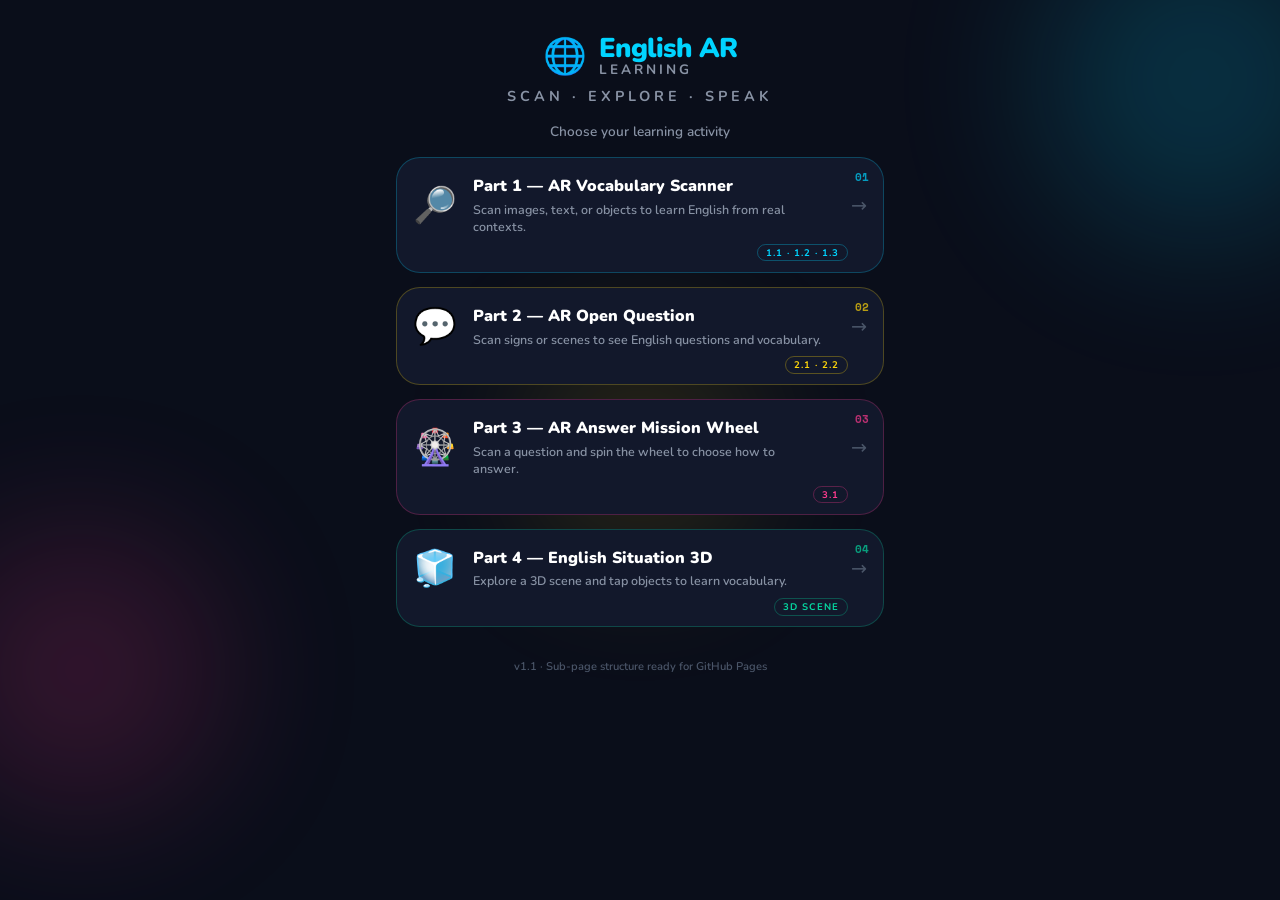
<file: index.html>
<!DOCTYPE html>
<html lang="en">
<head>
  <meta charset="UTF-8" />
  <meta name="viewport" content="width=device-width, initial-scale=1.0, maximum-scale=1.0, user-scalable=no" />
  <title>English AR Learning</title>
  <link rel="stylesheet" href="style.css" />
  <link href="https://fonts.googleapis.com/css2?family=Nunito:wght@400;600;700;900&family=Space+Mono:wght@700&display=swap" rel="stylesheet" />
</head>
<body class="home-page">
  <div class="bg-orb bg-orb-1"></div>
  <div class="bg-orb bg-orb-2"></div>
  <div class="bg-orb bg-orb-3"></div>

  <header class="site-header">
    <div class="header-logo">
      <div class="logo-icon">🌐</div>
      <div class="logo-text">
        <span class="logo-main">English AR</span>
        <span class="logo-sub">Learning</span>
      </div>
    </div>
    <p class="header-desc">Scan · Explore · Speak</p>
  </header>

  <main class="main-menu">
    <p class="menu-intro">Choose your learning activity</p>
    <section class="parts-grid">
      <a class="part-card card-1" href="part1/index.html">
        <span class="card-num">01</span>
        <span class="card-icon">🔎</span>
        <span class="card-body">
          <span class="card-title">Part 1 — AR Vocabulary Scanner</span>
          <span class="card-desc">Scan images, text, or objects to learn English from real contexts.</span>
        </span>
        <span class="card-tag">1.1 · 1.2 · 1.3</span>
        <span class="card-arrow">→</span>
      </a>

      <a class="part-card card-2" href="part2/index.html">
        <span class="card-num">02</span>
        <span class="card-icon">💬</span>
        <span class="card-body">
          <span class="card-title">Part 2 — AR Open Question</span>
          <span class="card-desc">Scan signs or scenes to see English questions and vocabulary.</span>
        </span>
        <span class="card-tag">2.1 · 2.2</span>
        <span class="card-arrow">→</span>
      </a>

      <a class="part-card card-3" href="part3/index.html">
        <span class="card-num">03</span>
        <span class="card-icon">🎡</span>
        <span class="card-body">
          <span class="card-title">Part 3 — AR Answer Mission Wheel</span>
          <span class="card-desc">Scan a question and spin the wheel to choose how to answer.</span>
        </span>
        <span class="card-tag">3.1</span>
        <span class="card-arrow">→</span>
      </a>

      <a class="part-card card-4" href="part4/index.html">
        <span class="card-num">04</span>
        <span class="card-icon">🧊</span>
        <span class="card-body">
          <span class="card-title">Part 4 — English Situation 3D</span>
          <span class="card-desc">Explore a 3D scene and tap objects to learn vocabulary.</span>
        </span>
        <span class="card-tag">3D Scene</span>
        <span class="card-arrow">→</span>
      </a>
    </section>
    <footer class="site-footer">v1.1 · Sub-page structure ready for GitHub Pages</footer>
  </main>
  <script src="script.js"></script>
</body>
</html>
</file>
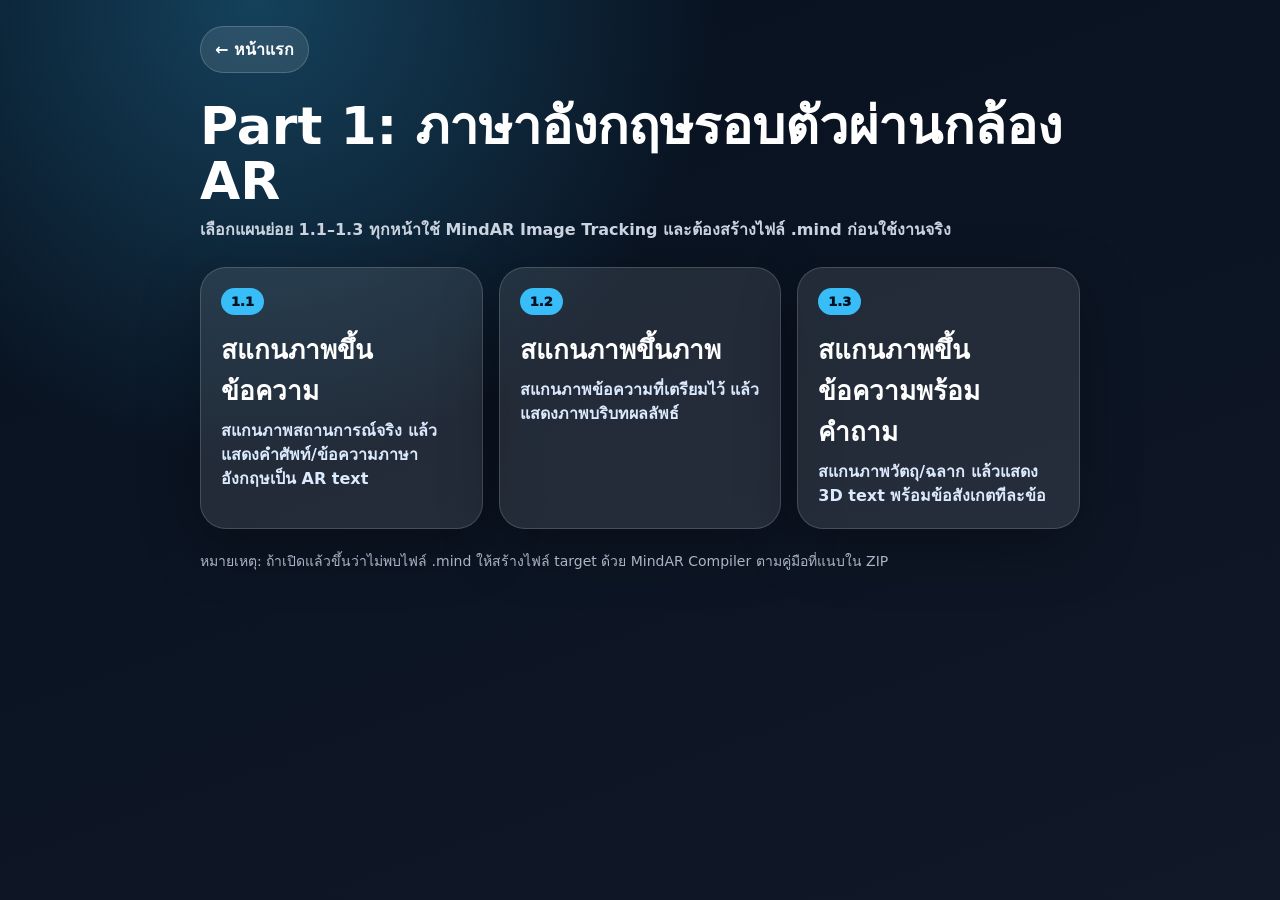
<file: part1/index.html>
<!doctype html>
<html lang="th">
<head>
  <meta charset="utf-8" />
  <meta name="viewport" content="width=device-width, initial-scale=1, viewport-fit=cover" />
  <title>Part 1 | English AR Learning</title>
  <link rel="stylesheet" href="../style.css" />
  <style>
    html,body{margin:0;min-height:100%;font-family:system-ui,-apple-system,BlinkMacSystemFont,"Segoe UI",sans-serif;background:#06111f;color:#fff}
    .page{min-height:100vh;padding:26px 18px;background:radial-gradient(circle at 20% 0%,rgba(56,189,248,.28),transparent 34%),linear-gradient(160deg,#06111f,#111827)}
    .wrap{max-width:880px;margin:0 auto}.back{display:inline-flex;text-decoration:none;color:#fff;background:rgba(255,255,255,.1);border:1px solid rgba(255,255,255,.18);border-radius:999px;padding:10px 14px;font-weight:800}
    h1{font-size:clamp(30px,7vw,52px);line-height:1.05;margin:26px 0 10px}.lead{color:#cbd5e1;font-weight:650;line-height:1.55;margin:0 0 22px}
    .grid{display:grid;grid-template-columns:repeat(auto-fit,minmax(240px,1fr));gap:16px;margin-top:24px}.card{display:block;text-decoration:none;color:#fff;background:rgba(255,255,255,.1);border:1px solid rgba(255,255,255,.16);border-radius:26px;padding:20px;min-height:170px;box-shadow:0 18px 60px rgba(0,0,0,.28);transition:.18s ease}.card:hover{transform:translateY(-3px);background:rgba(255,255,255,.14)}
    .tag{display:inline-block;background:#38bdf8;color:#00111f;border-radius:999px;padding:6px 10px;font-weight:950;font-size:13px}.card h2{font-size:26px;margin:14px 0 8px}.card p{color:#dbeafe;line-height:1.5;margin:0;font-weight:650}.note{margin-top:22px;color:#aab5c4;font-size:14px;line-height:1.55}
  </style>
</head>
<body>
  <main class="page"><div class="wrap">
    <a class="back" href="../">← หน้าแรก</a>
    <h1>Part 1: ภาษาอังกฤษรอบตัวผ่านกล้อง AR</h1>
    <p class="lead">เลือกแผนย่อย 1.1–1.3 ทุกหน้าใช้ MindAR Image Tracking และต้องสร้างไฟล์ .mind ก่อนใช้งานจริง</p>
    <section class="grid">
      <a class="card" href="1.1/"><span class="tag">1.1</span><h2>สแกนภาพขึ้นข้อความ</h2><p>สแกนภาพสถานการณ์จริง แล้วแสดงคำศัพท์/ข้อความภาษาอังกฤษเป็น AR text</p></a>
      <a class="card" href="1.2/"><span class="tag">1.2</span><h2>สแกนภาพขึ้นภาพ</h2><p>สแกนภาพข้อความที่เตรียมไว้ แล้วแสดงภาพบริบทผลลัพธ์</p></a>
      <a class="card" href="1.3/"><span class="tag">1.3</span><h2>สแกนภาพขึ้นข้อความพร้อมคำถาม</h2><p>สแกนภาพวัตถุ/ฉลาก แล้วแสดง 3D text พร้อมข้อสังเกตทีละข้อ</p></a>
    </section>
    <p class="note">หมายเหตุ: ถ้าเปิดแล้วขึ้นว่าไม่พบไฟล์ .mind ให้สร้างไฟล์ target ด้วย MindAR Compiler ตามคู่มือที่แนบใน ZIP</p>
  </div></main>
</body>
</html>
</file>
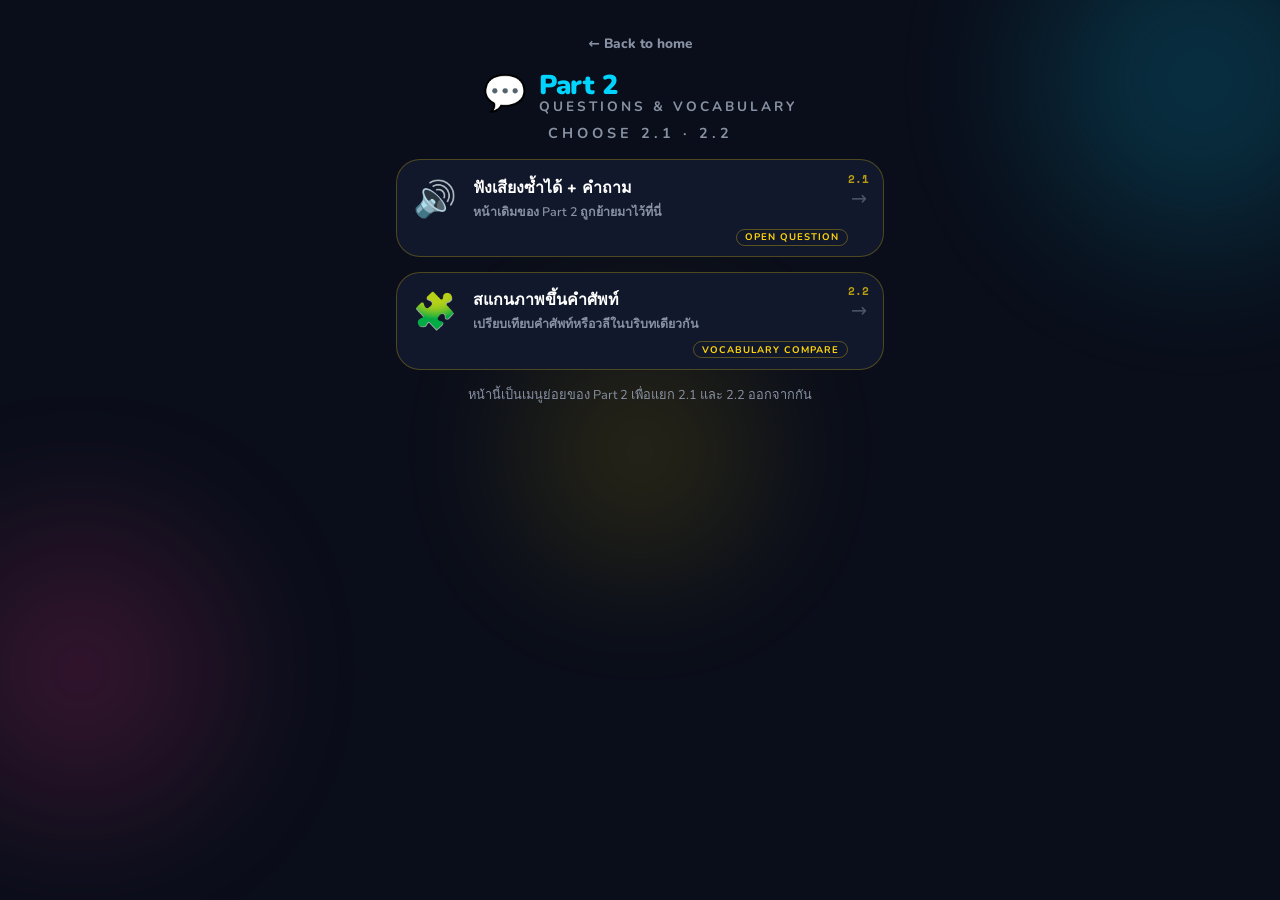
<file: part2/index.html>
<!DOCTYPE html>
<html lang="en">
<head>
  <meta charset="UTF-8" />
  <meta name="viewport" content="width=device-width, initial-scale=1.0, maximum-scale=1.0, user-scalable=no" />
  <title>Part 2 — Learning Paths</title>
  <link rel="stylesheet" href="../style.css" />
  <link href="https://fonts.googleapis.com/css2?family=Nunito:wght@400;600;700;900&family=Space+Mono:wght@700&display=swap" rel="stylesheet" />
</head>
<body class="home-page">
  <div class="bg-orb bg-orb-1"></div><div class="bg-orb bg-orb-2"></div><div class="bg-orb bg-orb-3"></div>
  <header class="site-header">
    <a class="back-home" href="../index.html">← Back to home</a>
    <div class="header-logo">
      <div class="logo-icon">💬</div>
      <div class="logo-text"><span class="logo-main">Part 2</span><span class="logo-sub">Questions & Vocabulary</span></div>
    </div>
    <p class="header-desc">Choose 2.1 · 2.2</p>
  </header>
  <main class="main-menu">
    <section class="parts-grid">
      <a class="part-card card-2" href="2.1/index.html"><span class="card-num">2.1</span><span class="card-icon">🔊</span><span class="card-body"><span class="card-title">ฟังเสียงซ้ำได้ + คำถาม</span><span class="card-desc">หน้าเดิมของ Part 2 ถูกย้ายมาไว้ที่นี่</span></span><span class="card-tag">Open Question</span><span class="card-arrow">→</span></a>
      <a class="part-card card-2" href="2.2/index.html"><span class="card-num">2.2</span><span class="card-icon">🧩</span><span class="card-body"><span class="card-title">สแกนภาพขึ้นคำศัพท์</span><span class="card-desc">เปรียบเทียบคำศัพท์หรือวลีในบริบทเดียวกัน</span></span><span class="card-tag">Vocabulary Compare</span><span class="card-arrow">→</span></a>
    </section>
    <p class="subpage-note">หน้านี้เป็นเมนูย่อยของ Part 2 เพื่อแยก 2.1 และ 2.2 ออกจากกัน</p>
  </main>
  <script src="../script.js"></script>
</body>
</html>
</file>
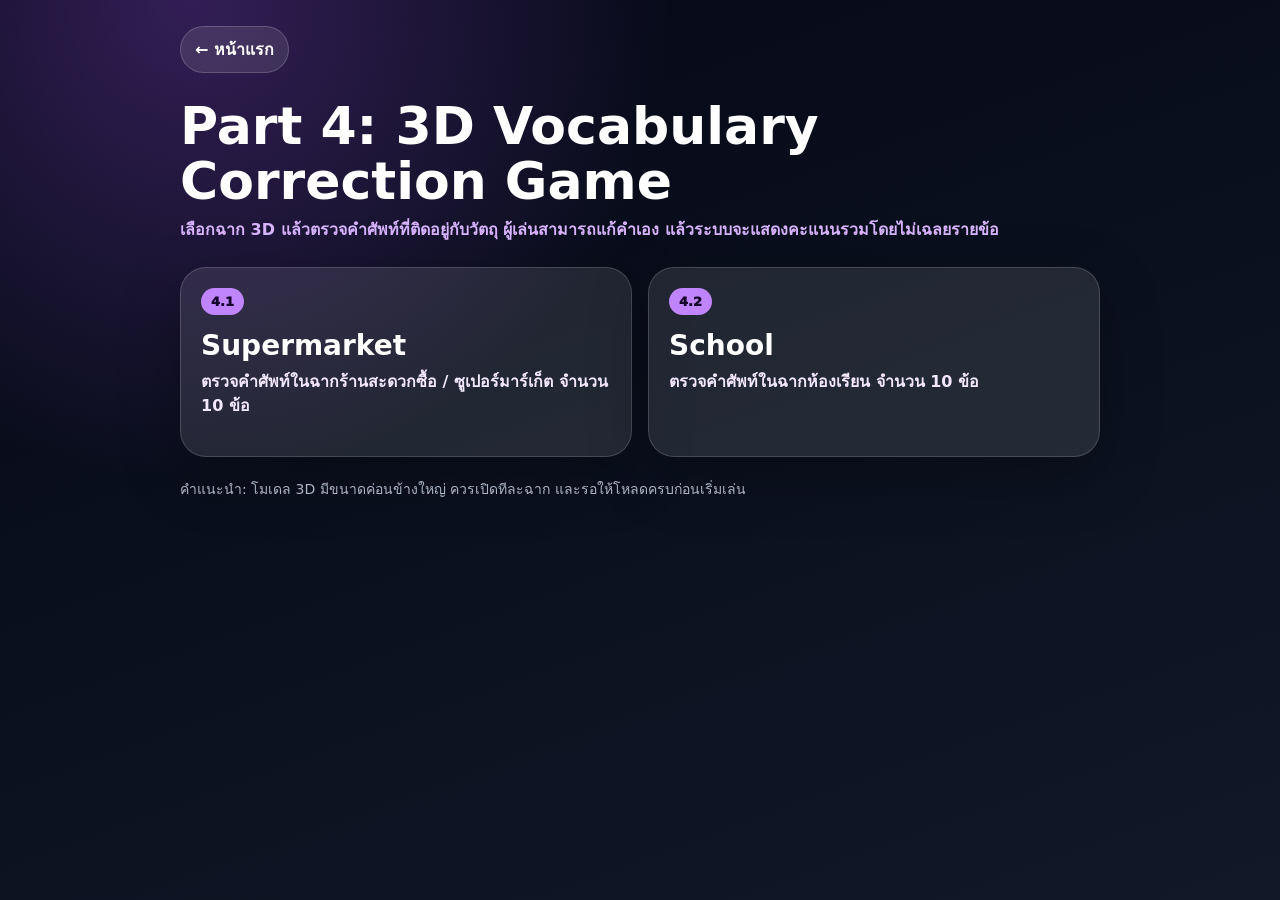
<file: part4/index.html>
<!doctype html>
<html lang="th">
<head>
  <meta charset="utf-8" />
  <meta name="viewport" content="width=device-width, initial-scale=1, viewport-fit=cover" />
  <title>Part 4 | 3D Vocabulary Game</title>
  <style>
    *{box-sizing:border-box;-webkit-tap-highlight-color:transparent}html,body{margin:0;min-height:100%;font-family:system-ui,-apple-system,BlinkMacSystemFont,"Segoe UI",sans-serif;background:#050816;color:#fff}.page{min-height:100vh;padding:26px 18px;background:radial-gradient(circle at 15% 0%,rgba(168,85,247,.28),transparent 34%),linear-gradient(160deg,#050816,#111827)}.wrap{max-width:920px;margin:0 auto}.back{display:inline-flex;text-decoration:none;color:#fff;background:rgba(255,255,255,.1);border:1px solid rgba(255,255,255,.18);border-radius:999px;padding:10px 14px;font-weight:800}h1{font-size:clamp(30px,7vw,52px);line-height:1.05;margin:26px 0 10px}.lead{color:#d8b4fe;font-weight:650;line-height:1.55;margin:0 0 22px}.grid{display:grid;grid-template-columns:repeat(auto-fit,minmax(260px,1fr));gap:16px;margin-top:24px}.card{display:block;text-decoration:none;color:#fff;background:rgba(255,255,255,.1);border:1px solid rgba(255,255,255,.16);border-radius:26px;padding:20px;min-height:190px;box-shadow:0 18px 60px rgba(0,0,0,.28);transition:.18s ease}.card:hover{transform:translateY(-3px);background:rgba(255,255,255,.14)}.tag{display:inline-block;background:#c084fc;color:#18052b;border-radius:999px;padding:6px 10px;font-weight:950;font-size:13px}.card h2{font-size:28px;margin:14px 0 8px}.card p{color:#f3e8ff;line-height:1.5;margin:0;font-weight:650}.note{margin-top:22px;color:#aab5c4;font-size:14px;line-height:1.55}
  </style>
</head>
<body>
  <main class="page"><div class="wrap">
    <a class="back" href="../">← หน้าแรก</a>
    <h1>Part 4: 3D Vocabulary Correction Game</h1>
    <p class="lead">เลือกฉาก 3D แล้วตรวจคำศัพท์ที่ติดอยู่กับวัตถุ ผู้เล่นสามารถแก้คำเอง แล้วระบบจะแสดงคะแนนรวมโดยไม่เฉลยรายข้อ</p>
    <section class="grid">
      <a class="card" href="4.1/"><span class="tag">4.1</span><h2>Supermarket</h2><p>ตรวจคำศัพท์ในฉากร้านสะดวกซื้อ / ซูเปอร์มาร์เก็ต จำนวน 10 ข้อ</p></a>
      <a class="card" href="4.2/"><span class="tag">4.2</span><h2>School</h2><p>ตรวจคำศัพท์ในฉากห้องเรียน จำนวน 10 ข้อ</p></a>
    </section>
    <p class="note">คำแนะนำ: โมเดล 3D มีขนาดค่อนข้างใหญ่ ควรเปิดทีละฉาก และรอให้โหลดครบก่อนเริ่มเล่น</p>
  </div></main>
</body>
</html>
</file>
<file: style.css>
/* English AR Learning — Global Styles v1.1 */
:root {
  --bg-dark: #0a0e1a;
  --bg-card: #12182b;
  --bg-card2: #1a2035;
  --cyan: #00d4ff;
  --yellow: #ffd60a;
  --pink: #ff3b8f;
  --green: #06d6a0;
  --c1: #00d4ff;
  --c2: #ffd60a;
  --c3: #ff3b8f;
  --c4: #06d6a0;
  --text-white: #ffffff;
  --text-muted: #8892a4;
  --text-dim: #4a5568;
  --font-main: 'Nunito', system-ui, -apple-system, BlinkMacSystemFont, sans-serif;
  --font-mono: 'Space Mono', ui-monospace, monospace;
  --r-lg: 24px;
}
*, *::before, *::after { box-sizing: border-box; margin: 0; padding: 0; }
html { width: 100%; min-height: 100%; overflow-x: hidden; -webkit-tap-highlight-color: transparent; }
body { font-family: var(--font-main); background: var(--bg-dark); color: var(--text-white); min-height: 100vh; overflow-x: hidden; -webkit-font-smoothing: antialiased; }
a { text-decoration: none; color: inherit; }
button { cursor: pointer; font-family: inherit; border: none; outline: none; }
.bg-orb { position: fixed; border-radius: 50%; filter: blur(80px); opacity: 0.18; pointer-events: none; z-index: 0; }
.bg-orb-1 { width: 320px; height: 320px; background: var(--cyan); top: -80px; right: -80px; animation: orb-float 8s ease-in-out infinite; }
.bg-orb-2 { width: 280px; height: 280px; background: var(--pink); bottom: 10%; left: -60px; animation: orb-float 10s ease-in-out infinite reverse; }
.bg-orb-3 { width: 200px; height: 200px; background: var(--yellow); top: 50%; left: 50%; transform: translate(-50%, -50%); animation: orb-float 12s ease-in-out infinite 2s; }
@keyframes orb-float { 0%, 100% { transform: translateY(0) scale(1); } 50% { transform: translateY(-30px) scale(1.08); } }
.home-page { width: 100%; min-height: 100vh; min-height: 100dvh; overflow-y: auto; }
.site-header { position: relative; z-index: 1; text-align: center; padding: 2rem 1rem 1rem; }
.header-logo { display: flex; align-items: center; justify-content: center; gap: 0.75rem; margin-bottom: 0.4rem; }
.logo-icon { font-size: 2.2rem; }
.logo-text { display: flex; flex-direction: column; text-align: left; line-height: 1.1; }
.logo-main { font-size: 1.7rem; font-weight: 900; color: var(--cyan); letter-spacing: -0.5px; }
.logo-sub { font-size: 0.85rem; font-weight: 700; color: var(--text-muted); letter-spacing: 3px; text-transform: uppercase; }
.header-desc { font-size: 0.9rem; color: var(--text-muted); letter-spacing: 4px; text-transform: uppercase; font-weight: 700; }
.main-menu { position: relative; z-index: 1; width: 100%; max-width: 520px; margin: 0 auto; padding: 0 1rem 2rem; }
.menu-intro { text-align: center; font-size: 0.85rem; color: var(--text-muted); margin-bottom: 1rem; font-weight: 600; }
.parts-grid { display: flex; flex-direction: column; gap: 0.9rem; }
.part-card { position: relative; display: flex; align-items: center; gap: 1rem; background: var(--bg-card); border-radius: var(--r-lg); padding: 1.1rem 1rem 2.25rem; border: 1.5px solid rgba(255,255,255,0.06); overflow: hidden; transition: transform 0.18s ease, box-shadow 0.18s ease; -webkit-tap-highlight-color: transparent; }
.part-card::before { content: ''; position: absolute; inset: 0; opacity: 0; transition: opacity 0.2s; border-radius: inherit; }
.part-card:hover::before, .part-card:active::before { opacity: 1; }
.part-card:active { transform: scale(0.97); }
.part-card > * { position: relative; z-index: 1; }
.card-1 { border-color: rgba(0,212,255,0.25); } .card-1::before { background: linear-gradient(135deg, rgba(0,212,255,0.08), transparent); } .card-1 .card-num, .card-1 .card-tag { color: var(--c1); } .card-1 .card-tag { border-color: rgba(0,212,255,0.3); }
.card-2 { border-color: rgba(255,214,10,0.25); } .card-2::before { background: linear-gradient(135deg, rgba(255,214,10,0.08), transparent); } .card-2 .card-num, .card-2 .card-tag { color: var(--c2); } .card-2 .card-tag { border-color: rgba(255,214,10,0.3); }
.card-3 { border-color: rgba(255,59,143,0.25); } .card-3::before { background: linear-gradient(135deg, rgba(255,59,143,0.08), transparent); } .card-3 .card-num, .card-3 .card-tag { color: var(--c3); } .card-3 .card-tag { border-color: rgba(255,59,143,0.3); }
.card-4 { border-color: rgba(6,214,160,0.25); } .card-4::before { background: linear-gradient(135deg, rgba(6,214,160,0.08), transparent); } .card-4 .card-num, .card-4 .card-tag { color: var(--c4); } .card-4 .card-tag { border-color: rgba(6,214,160,0.3); }
.card-num { position: absolute; top: 0.6rem; right: 0.9rem; font-family: var(--font-mono); font-size: 0.7rem; font-weight: 700; opacity: 0.7; }
.card-icon { font-size: 2.2rem; flex-shrink: 0; line-height: 1; }
.card-body { flex: 1; min-width: 0; display: flex; flex-direction: column; }
.card-title { font-size: 1rem; font-weight: 900; line-height: 1.25; margin-bottom: 0.3rem; padding-right: 1.5rem; }
.card-desc { font-size: 0.78rem; color: var(--text-muted); line-height: 1.4; font-weight: 600; padding-right: 0.8rem; }
.card-tag { position: absolute; right: 2.2rem; bottom: 0.65rem; display: inline-flex; align-items: center; justify-content: center; width: max-content; max-width: calc(100% - 4.4rem); white-space: nowrap; overflow: hidden; text-overflow: ellipsis; font-size: 0.6rem; font-weight: 700; letter-spacing: 1px; line-height: 1; text-transform: uppercase; border: 1px solid; padding: 0.18rem 0.5rem; border-radius: 20px; }
.card-arrow { flex-shrink: 0; font-size: 1.2rem; color: var(--text-dim); }
.site-footer { text-align: center; margin-top: 2rem; font-size: 0.7rem; color: var(--text-dim); font-weight: 600; }
.subpage-note { text-align: center; color: var(--text-muted); font-size: 0.8rem; line-height: 1.5; margin: 1rem auto 0; max-width: 420px; }
.back-home { display: inline-flex; align-items: center; justify-content: center; margin: 0 auto 1rem; color: var(--text-muted); font-weight: 800; font-size: 0.85rem; }
/* AR-like pages */
.ar-page { position: relative; width: 100%; min-height: 100vh; background: #050816; overflow-x: hidden; }
.ar-topbar { position: fixed; left: 0; right: 0; top: 0; z-index: 10; display: flex; justify-content: space-between; align-items: center; gap: 0.8rem; padding: 0.75rem 0.9rem; background: linear-gradient(180deg, rgba(5,8,22,.96), rgba(5,8,22,.72), transparent); }
.ar-back-btn, .ar-mini-btn { background: rgba(18,24,43,0.9); border: 1px solid rgba(255,255,255,0.16); color: #fff; padding: 0.55rem 0.85rem; border-radius: 999px; font-size: 0.78rem; font-weight: 800; backdrop-filter: blur(8px); }
.ar-status { color: var(--text-muted); font-size: 0.72rem; font-weight: 900; letter-spacing: 1.5px; text-transform: uppercase; }
.ar-shell { min-height: 100vh; padding: 5.2rem 1rem 2rem; display: flex; justify-content: center; }
.ar-card { width: min(520px, 100%); background: rgba(18,24,43,0.92); border: 1px solid rgba(255,255,255,0.1); border-radius: 28px; overflow: hidden; box-shadow: 0 18px 70px rgba(0,0,0,0.35); }
.ar-hero { padding: 1.4rem; border-bottom: 1px solid rgba(255,255,255,0.08); background: radial-gradient(circle at 50% 0, rgba(0,212,255,.16), transparent 55%); }
.ar-title { font-size: 1.45rem; font-weight: 900; margin-bottom: 0.45rem; }
.ar-desc { color: var(--text-muted); font-weight: 700; line-height: 1.5; font-size: 0.88rem; }
.camera-box { margin: 1rem; min-height: 320px; border-radius: 24px; background: linear-gradient(135deg, #111827, #0b1224); border: 1.5px dashed rgba(255,255,255,0.2); display: flex; flex-direction: column; align-items: center; justify-content: center; text-align: center; padding: 1rem; position: relative; overflow: hidden; }
.camera-box::before { content: ''; position: absolute; inset: 24px; border: 2px solid rgba(0,212,255,.45); border-radius: 20px; }
.scan-line { position: absolute; left: 12%; right: 12%; height: 2px; background: linear-gradient(90deg, transparent, var(--cyan), transparent); animation: scan-line 2.4s ease-in-out infinite; top: 20%; }
@keyframes scan-line { 0% { top: 18%; opacity: .9; } 100% { top: 82%; opacity: .25; } }
.camera-icon { font-size: 4rem; margin-bottom: 0.7rem; }
.camera-title { font-weight: 900; font-size: 1.05rem; }
.camera-desc { color: var(--text-muted); line-height: 1.5; font-size: 0.82rem; margin-top: 0.35rem; max-width: 280px; }
.ar-actions { display: flex; gap: .65rem; flex-wrap: wrap; padding: 0 1rem 1.2rem; }
.btn { display: inline-flex; align-items: center; justify-content: center; gap: 0.45rem; padding: 0.78rem 1rem; border-radius: 999px; font-weight: 900; transition: transform .12s, opacity .12s; }
.btn:active { transform: scale(.96); opacity:.88; }
.btn-cyan { background: var(--cyan); color: #001018; }
.btn-yellow { background: var(--yellow); color: #1c1500; }
.btn-pink { background: var(--pink); color: #fff; }
.btn-green { background: var(--green); color: #00170f; }
.btn-ghost { background: rgba(255,255,255,.08); border: 1px solid rgba(255,255,255,.12); color: #fff; }
.demo-output { margin: 0 1rem 1rem; padding: 1rem; border-radius: 20px; background: rgba(255,255,255,.06); border: 1px solid rgba(255,255,255,.08); }
.demo-label { font-size: .64rem; letter-spacing: 2px; color: var(--text-muted); font-weight: 900; text-transform: uppercase; }
.demo-word { margin-top:.35rem; font-size: 1.7rem; font-weight: 900; color: var(--cyan); }
.demo-text { margin-top: .35rem; color: #fff; font-weight: 800; line-height: 1.45; }
@media (max-width: 420px) { .part-card { padding: 1rem 0.9rem 2.35rem; gap: 0.85rem; } .card-title { font-size: 0.98rem; } .card-desc { font-size: 0.76rem; } .card-tag { right: 2rem; max-width: calc(100% - 4rem); font-size: 0.56rem; } }
@media (max-width: 380px) { .card-desc { display: none; } .part-card { min-height: 112px; } }
</file>
